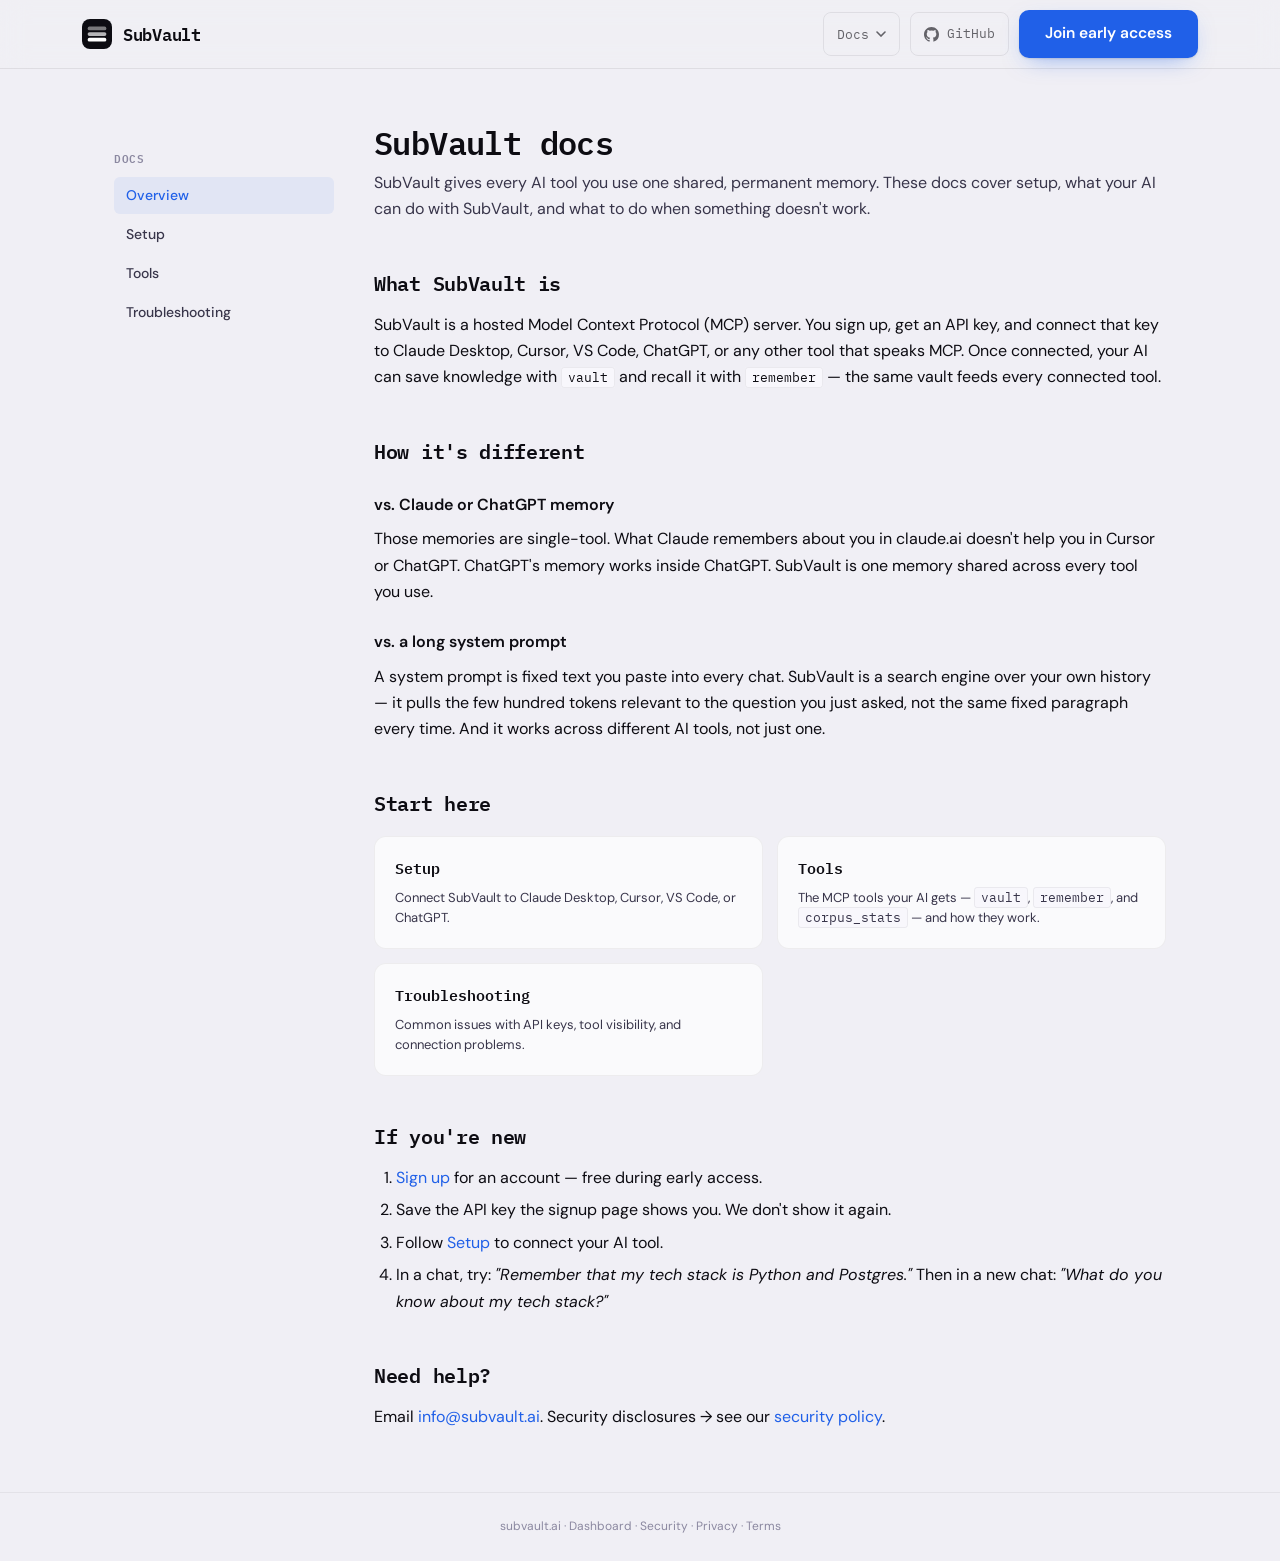
<file: docs/index.html>
<!DOCTYPE html>
<html lang="en">
<head>
<meta charset="UTF-8">
<meta name="viewport" content="width=device-width, initial-scale=1.0">
<title>SubVault — Docs</title>
<meta name="description" content="SubVault documentation. Setup, tool reference, troubleshooting.">
<link rel="icon" type="image/svg+xml" href="/favicon.svg">
<link href="https://fonts.googleapis.com/css2?family=DM+Sans:wght@400;500;600;700&family=IBM+Plex+Mono:wght@400;500;600&display=swap" rel="stylesheet">
<link rel="stylesheet" href="/docs/docs.css">
</head>
<body>

<div id="svnav" role="banner">
<div class="svn-in">
<a class="svn-brand" href="/"><span class="svn-mark" aria-hidden="true"><svg width="30" height="30" viewBox="0 0 32 32"><rect x="6" y="8" width="20" height="4" rx="2" fill="white" opacity="0.45"/><rect x="6" y="14" width="20" height="4" rx="2" fill="white" opacity="0.7"/><rect x="6" y="20" width="20" height="4" rx="2" fill="white"/></svg></span>SubVault</a>
<div class="svn-right"><div class="dd"><button class="dd-btn" type="button" aria-expanded="false" aria-haspopup="true">Docs<svg class="car" width="10" height="6" viewBox="0 0 10 6" fill="none" aria-hidden="true"><path d="M1 1l4 4 4-4" stroke="currentColor" stroke-width="1.6" stroke-linecap="round"/></svg></button><div class="dd-menu" role="menu" hidden><a role="menuitem" href="/docs">Overview</a><a role="menuitem" href="/docs/setup.html">Setup</a><a role="menuitem" href="/docs/tools.html">Tools</a><a role="menuitem" href="/docs/troubleshooting.html">Troubleshooting</a></div></div><a class="svn-gh" href="https://github.com/subvaultlabs/subvault" aria-label="SubVault on GitHub"><svg width="15" height="15" viewBox="0 0 16 16" fill="currentColor" aria-hidden="true"><path d="M8 0C3.58 0 0 3.58 0 8c0 3.54 2.29 6.53 5.47 7.59.4.07.55-.17.55-.38 0-.19-.01-.82-.01-1.49-2.01.37-2.53-.49-2.69-.94-.09-.23-.48-.94-.82-1.13-.28-.15-.68-.52-.01-.53.63-.01 1.08.58 1.23.82.72 1.21 1.87.87 2.33.66.07-.52.28-.87.51-1.07-1.78-.2-3.64-.89-3.64-3.95 0-.87.31-1.59.82-2.15-.08-.2-.36-1.02.08-2.12 0 0 .67-.21 2.2.82a7.42 7.42 0 0 1 4 0c1.53-1.04 2.2-.82 2.2-.82.44 1.1.16 1.92.08 2.12.51.56.82 1.27.82 2.15 0 3.07-1.87 3.75-3.65 3.95.29.25.54.73.54 1.48 0 1.07-.01 1.93-.01 2.2 0 .21.15.46.55.38A8.01 8.01 0 0 0 16 8c0-4.42-3.58-8-8-8z"/></svg><span class="svn-hide">GitHub</span></a><a class="svn-btn" href="/?signup=1">Join early access</a></div>
</div>
</div>
<style>
#svnav{position:sticky;top:0;z-index:50;background:rgba(240,239,245,.82);backdrop-filter:blur(14px);-webkit-backdrop-filter:blur(14px);border-bottom:1px solid rgba(13,12,18,.08);margin:0 0 24px}
#svnav .svn-in{max-width:1180px;margin:0 auto;padding:0 32px;height:68px;display:flex;align-items:center;gap:34px}
#svnav a{text-decoration:none}
#svnav .svn-brand{display:flex;align-items:center;gap:11px;font-family:'IBM Plex Mono',ui-monospace,monospace;font-weight:600;font-size:17px;letter-spacing:-.3px;color:#0D0C12}
#svnav .svn-mark{width:30px;height:30px;border-radius:8px;background:#0D0C12;display:grid;place-items:center;flex:none}
#svnav .svn-right{margin-left:auto;display:flex;align-items:center;gap:10px}
#svnav .svn-gh{display:inline-flex;align-items:center;gap:8px;font-family:'IBM Plex Mono',ui-monospace,monospace;font-size:13px;color:rgba(13,12,18,.62);border:1px solid rgba(13,12,18,.08);border-radius:8px;padding:9px 13px;min-height:44px}
#svnav .svn-gh:hover{color:#0D0C12;border-color:rgba(13,12,18,.14)}
#svnav .svn-btn{display:inline-flex;align-items:center;justify-content:center;min-height:48px;padding:0 26px;border-radius:10px;font-family:'DM Sans',sans-serif;font-weight:600;font-size:15.5px;background:#2060E8;color:#fff;box-shadow:0 1px 2px rgba(13,12,18,.10),0 8px 24px -10px rgba(32,96,232,.55);transition:background .15s ease}
#svnav .svn-btn:hover{background:#1A4FC4}
#svnav .dd{position:relative}
#svnav .dd-btn{display:inline-flex;align-items:center;gap:7px;font-family:'IBM Plex Mono',ui-monospace,monospace;font-size:13px;color:rgba(13,12,18,.62);border:1px solid rgba(13,12,18,.08);border-radius:8px;padding:9px 13px;min-height:44px;background:transparent;cursor:pointer}
#svnav .dd-btn:hover{color:#0D0C12;border-color:rgba(13,12,18,.14)}
#svnav .dd-btn .car{transition:transform .15s ease}
#svnav .dd-btn[aria-expanded="true"] .car{transform:rotate(180deg)}
#svnav .dd-menu{position:absolute;top:calc(100% + 8px);right:0;background:#fff;border:1px solid rgba(13,12,18,.10);border-radius:12px;box-shadow:0 16px 40px -14px rgba(13,12,18,.3);padding:6px;min-width:196px;z-index:60}
#svnav .dd-menu a{display:block;padding:9px 12px;border-radius:8px;font-family:'DM Sans',sans-serif;font-size:14.5px;font-weight:500;color:rgba(13,12,18,.62)}
#svnav .dd-menu a:hover{color:#0D0C12;background:rgba(13,12,18,.05)}
@media (max-width:560px){#svnav .svn-hide{display:none}#svnav .svn-gh{padding:9px 11px}#svnav .svn-in{gap:14px;padding:0 18px}#svnav .svn-btn{min-height:44px;padding:0 18px;font-size:14.5px}}
</style>
<script>
(function(){var b=document.querySelector('#svnav .dd-btn'),m=document.querySelector('#svnav .dd-menu');if(!b||!m)return;function c(){m.hidden=true;b.setAttribute('aria-expanded','false')}
b.addEventListener('click',function(e){e.stopPropagation();var o=m.hidden;m.hidden=!o;b.setAttribute('aria-expanded',o?'true':'false')});
document.addEventListener('click',function(e){if(!m.hidden&&!m.contains(e.target)&&e.target!==b)c()});
document.addEventListener('keydown',function(e){if(e.key==='Escape')c()});
})();
</script>

<div class="layout">
<aside>
  <h3>Docs</h3>
  <ul>
    <li><a href="/docs" class="current">Overview</a></li>
    <li><a href="/docs/setup">Setup</a></li>
    <li><a href="/docs/tools">Tools</a></li>
    <li><a href="/docs/troubleshooting">Troubleshooting</a></li>
  </ul>
</aside>

<main>
<h1>SubVault docs</h1>
<p class="lede">SubVault gives every AI tool you use one shared, permanent memory. These docs cover setup, what your AI can do with SubVault, and what to do when something doesn't work.</p>

<h2>What SubVault is</h2>
<p>SubVault is a hosted Model Context Protocol (MCP) server. You sign up, get an API key, and connect that key to Claude Desktop, Cursor, VS Code, ChatGPT, or any other tool that speaks MCP. Once connected, your AI can save knowledge with <code>vault</code> and recall it with <code>remember</code> &mdash; the same vault feeds every connected tool.</p>

<h2>How it's different</h2>

<h3>vs. Claude or ChatGPT memory</h3>
<p>Those memories are single-tool. What Claude remembers about you in claude.ai doesn't help you in Cursor or ChatGPT. ChatGPT's memory works inside ChatGPT. SubVault is one memory shared across every tool you use.</p>

<h3>vs. a long system prompt</h3>
<p>A system prompt is fixed text you paste into every chat. SubVault is a search engine over your own history &mdash; it pulls the few hundred tokens relevant to the question you just asked, not the same fixed paragraph every time. And it works across different AI tools, not just one.</p>

<h2>Start here</h2>
<div class="card-grid">
  <a class="card" href="/docs/setup">
    <h3>Setup</h3>
    <p>Connect SubVault to Claude Desktop, Cursor, VS Code, or ChatGPT.</p>
  </a>
  <a class="card" href="/docs/tools">
    <h3>Tools</h3>
    <p>The MCP tools your AI gets &mdash; <code>vault</code>, <code>remember</code>, and <code>corpus_stats</code> &mdash; and how they work.</p>
  </a>
  <a class="card" href="/docs/troubleshooting">
    <h3>Troubleshooting</h3>
    <p>Common issues with API keys, tool visibility, and connection problems.</p>
  </a>
</div>

<h2>If you're new</h2>
<ol class="body">
  <li><a href="/signup">Sign up</a> for an account &mdash; free during early access.</li>
  <li>Save the API key the signup page shows you. We don't show it again.</li>
  <li>Follow <a href="/docs/setup">Setup</a> to connect your AI tool.</li>
  <li>In a chat, try: <em>"Remember that my tech stack is Python and Postgres."</em> Then in a new chat: <em>"What do you know about my tech stack?"</em></li>
</ol>

<h2>Need help?</h2>
<p>Email <a href="mailto:info@subvault.ai">info@subvault.ai</a>. Security disclosures &rarr; see our <a href="/security">security policy</a>.</p>

</main>
</div>

<footer>
  <a href="/">subvault.ai</a> &middot;
  <a href="/dashboard">Dashboard</a> &middot;
  <a href="/security">Security</a> &middot;
  <a href="/privacy/">Privacy</a> &middot;
  <a href="/terms/">Terms</a>
</footer>


</body>
</html>
</file>
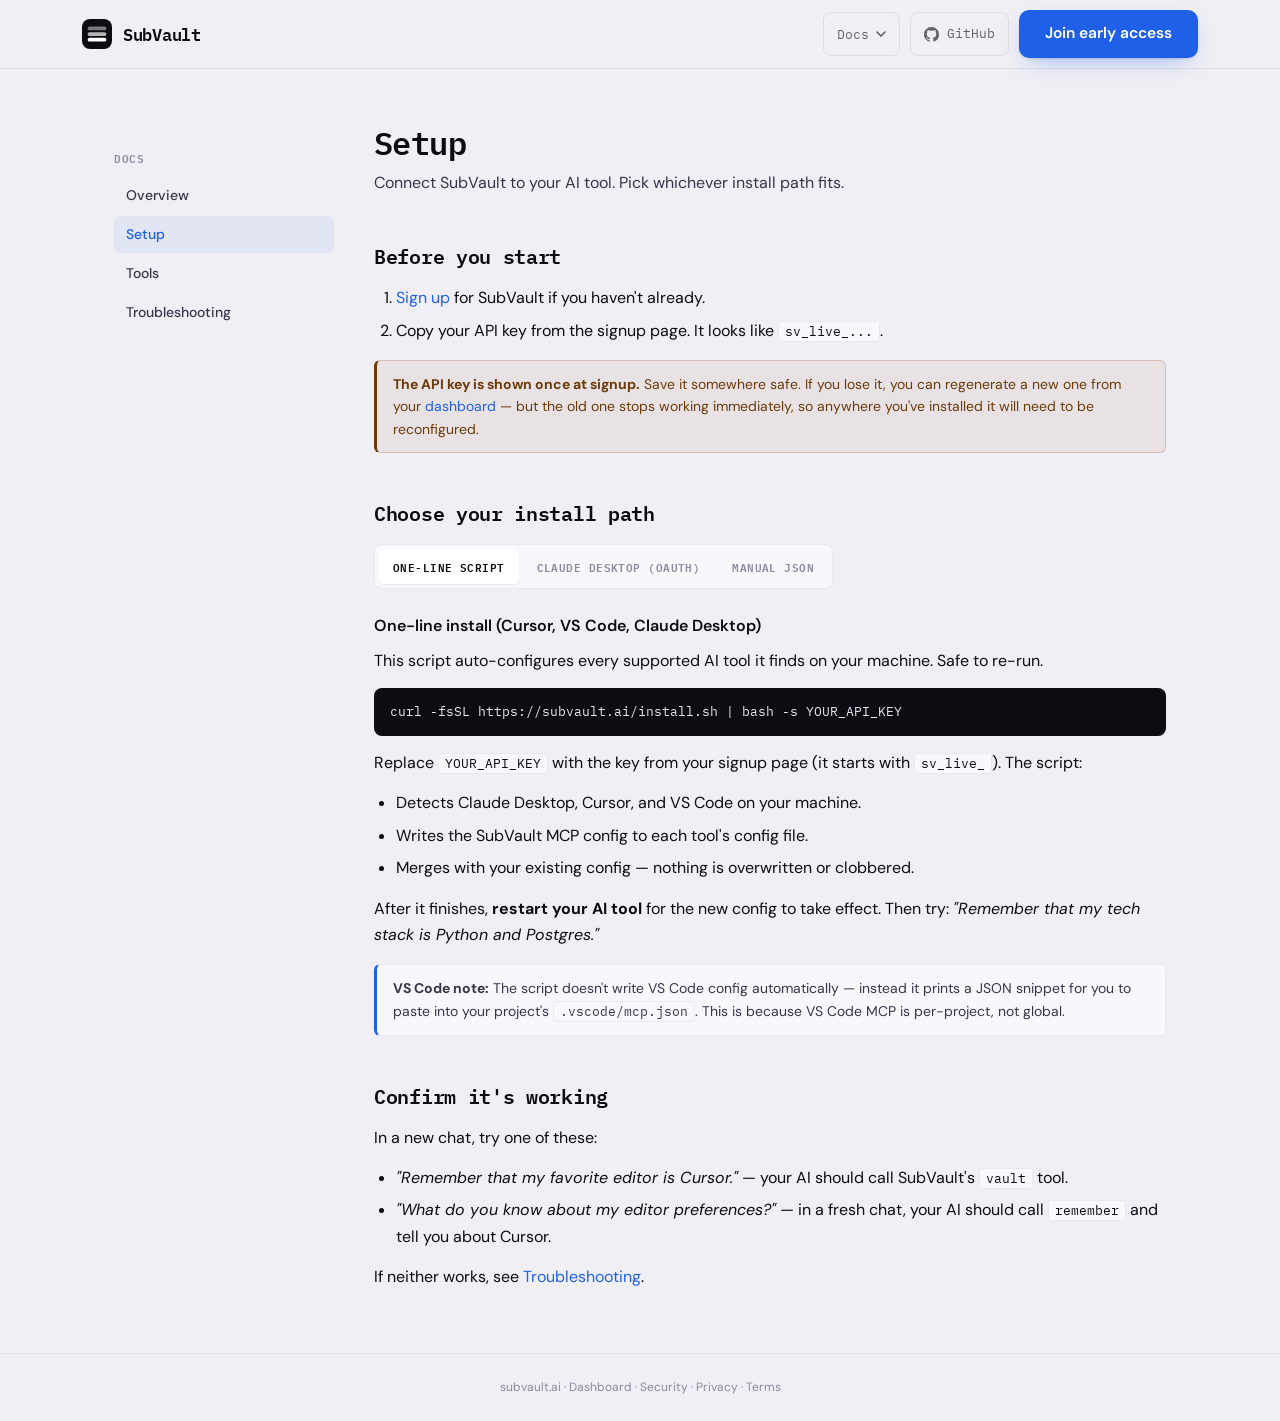
<file: docs/setup.html>
<!DOCTYPE html>
<html lang="en">
<head>
<meta charset="UTF-8">
<meta name="viewport" content="width=device-width, initial-scale=1.0">
<title>Setup — SubVault Docs</title>
<meta name="description" content="Connect SubVault to Claude Desktop, Cursor, or VS Code.">
<link rel="icon" type="image/svg+xml" href="/favicon.svg">
<link href="https://fonts.googleapis.com/css2?family=DM+Sans:wght@400;500;600;700&family=IBM+Plex+Mono:wght@400;500;600&display=swap" rel="stylesheet">
<link rel="stylesheet" href="/docs/docs.css">
</head>
<body>

<div id="svnav" role="banner">
<div class="svn-in">
<a class="svn-brand" href="/"><span class="svn-mark" aria-hidden="true"><svg width="30" height="30" viewBox="0 0 32 32"><rect x="6" y="8" width="20" height="4" rx="2" fill="white" opacity="0.45"/><rect x="6" y="14" width="20" height="4" rx="2" fill="white" opacity="0.7"/><rect x="6" y="20" width="20" height="4" rx="2" fill="white"/></svg></span>SubVault</a>
<div class="svn-right"><div class="dd"><button class="dd-btn" type="button" aria-expanded="false" aria-haspopup="true">Docs<svg class="car" width="10" height="6" viewBox="0 0 10 6" fill="none" aria-hidden="true"><path d="M1 1l4 4 4-4" stroke="currentColor" stroke-width="1.6" stroke-linecap="round"/></svg></button><div class="dd-menu" role="menu" hidden><a role="menuitem" href="/docs">Overview</a><a role="menuitem" href="/docs/setup.html">Setup</a><a role="menuitem" href="/docs/tools.html">Tools</a><a role="menuitem" href="/docs/troubleshooting.html">Troubleshooting</a></div></div><a class="svn-gh" href="https://github.com/subvaultlabs/subvault" aria-label="SubVault on GitHub"><svg width="15" height="15" viewBox="0 0 16 16" fill="currentColor" aria-hidden="true"><path d="M8 0C3.58 0 0 3.58 0 8c0 3.54 2.29 6.53 5.47 7.59.4.07.55-.17.55-.38 0-.19-.01-.82-.01-1.49-2.01.37-2.53-.49-2.69-.94-.09-.23-.48-.94-.82-1.13-.28-.15-.68-.52-.01-.53.63-.01 1.08.58 1.23.82.72 1.21 1.87.87 2.33.66.07-.52.28-.87.51-1.07-1.78-.2-3.64-.89-3.64-3.95 0-.87.31-1.59.82-2.15-.08-.2-.36-1.02.08-2.12 0 0 .67-.21 2.2.82a7.42 7.42 0 0 1 4 0c1.53-1.04 2.2-.82 2.2-.82.44 1.1.16 1.92.08 2.12.51.56.82 1.27.82 2.15 0 3.07-1.87 3.75-3.65 3.95.29.25.54.73.54 1.48 0 1.07-.01 1.93-.01 2.2 0 .21.15.46.55.38A8.01 8.01 0 0 0 16 8c0-4.42-3.58-8-8-8z"/></svg><span class="svn-hide">GitHub</span></a><a class="svn-btn" href="/?signup=1">Join early access</a></div>
</div>
</div>
<style>
#svnav{position:sticky;top:0;z-index:50;background:rgba(240,239,245,.82);backdrop-filter:blur(14px);-webkit-backdrop-filter:blur(14px);border-bottom:1px solid rgba(13,12,18,.08);margin:0 0 24px}
#svnav .svn-in{max-width:1180px;margin:0 auto;padding:0 32px;height:68px;display:flex;align-items:center;gap:34px}
#svnav a{text-decoration:none}
#svnav .svn-brand{display:flex;align-items:center;gap:11px;font-family:'IBM Plex Mono',ui-monospace,monospace;font-weight:600;font-size:17px;letter-spacing:-.3px;color:#0D0C12}
#svnav .svn-mark{width:30px;height:30px;border-radius:8px;background:#0D0C12;display:grid;place-items:center;flex:none}
#svnav .svn-right{margin-left:auto;display:flex;align-items:center;gap:10px}
#svnav .svn-gh{display:inline-flex;align-items:center;gap:8px;font-family:'IBM Plex Mono',ui-monospace,monospace;font-size:13px;color:rgba(13,12,18,.62);border:1px solid rgba(13,12,18,.08);border-radius:8px;padding:9px 13px;min-height:44px}
#svnav .svn-gh:hover{color:#0D0C12;border-color:rgba(13,12,18,.14)}
#svnav .svn-btn{display:inline-flex;align-items:center;justify-content:center;min-height:48px;padding:0 26px;border-radius:10px;font-family:'DM Sans',sans-serif;font-weight:600;font-size:15.5px;background:#2060E8;color:#fff;box-shadow:0 1px 2px rgba(13,12,18,.10),0 8px 24px -10px rgba(32,96,232,.55);transition:background .15s ease}
#svnav .svn-btn:hover{background:#1A4FC4}
#svnav .dd{position:relative}
#svnav .dd-btn{display:inline-flex;align-items:center;gap:7px;font-family:'IBM Plex Mono',ui-monospace,monospace;font-size:13px;color:rgba(13,12,18,.62);border:1px solid rgba(13,12,18,.08);border-radius:8px;padding:9px 13px;min-height:44px;background:transparent;cursor:pointer}
#svnav .dd-btn:hover{color:#0D0C12;border-color:rgba(13,12,18,.14)}
#svnav .dd-btn .car{transition:transform .15s ease}
#svnav .dd-btn[aria-expanded="true"] .car{transform:rotate(180deg)}
#svnav .dd-menu{position:absolute;top:calc(100% + 8px);right:0;background:#fff;border:1px solid rgba(13,12,18,.10);border-radius:12px;box-shadow:0 16px 40px -14px rgba(13,12,18,.3);padding:6px;min-width:196px;z-index:60}
#svnav .dd-menu a{display:block;padding:9px 12px;border-radius:8px;font-family:'DM Sans',sans-serif;font-size:14.5px;font-weight:500;color:rgba(13,12,18,.62)}
#svnav .dd-menu a:hover{color:#0D0C12;background:rgba(13,12,18,.05)}
@media (max-width:560px){#svnav .svn-hide{display:none}#svnav .svn-gh{padding:9px 11px}#svnav .svn-in{gap:14px;padding:0 18px}#svnav .svn-btn{min-height:44px;padding:0 18px;font-size:14.5px}}
</style>
<script>
(function(){var b=document.querySelector('#svnav .dd-btn'),m=document.querySelector('#svnav .dd-menu');if(!b||!m)return;function c(){m.hidden=true;b.setAttribute('aria-expanded','false')}
b.addEventListener('click',function(e){e.stopPropagation();var o=m.hidden;m.hidden=!o;b.setAttribute('aria-expanded',o?'true':'false')});
document.addEventListener('click',function(e){if(!m.hidden&&!m.contains(e.target)&&e.target!==b)c()});
document.addEventListener('keydown',function(e){if(e.key==='Escape')c()});
})();
</script>

<div class="layout">
<aside>
  <h3>Docs</h3>
  <ul>
    <li><a href="/docs">Overview</a></li>
    <li><a href="/docs/setup" class="current">Setup</a></li>
    <li><a href="/docs/tools">Tools</a></li>
    <li><a href="/docs/troubleshooting">Troubleshooting</a></li>
  </ul>
</aside>

<main>
<h1>Setup</h1>
<p class="lede">Connect SubVault to your AI tool. Pick whichever install path fits.</p>

<h2>Before you start</h2>
<ol class="body">
  <li><a href="/signup">Sign up</a> for SubVault if you haven't already.</li>
  <li>Copy your API key from the signup page. It looks like <code>sv_live_...</code>.</li>
</ol>

<div class="warn">
  <strong>The API key is shown once at signup.</strong> Save it somewhere safe. If you lose it, you can regenerate a new one from your <a href="/dashboard">dashboard</a> &mdash; but the old one stops working immediately, so anywhere you've installed it will need to be reconfigured.
</div>

<h2>Choose your install path</h2>

<div class="tabs" role="tablist">
  <button class="tab active" data-tab="script">One-line script</button>
  <button class="tab" data-tab="claude">Claude Desktop (OAuth)</button>
  <button class="tab" data-tab="manual">Manual JSON</button>
</div>

<div class="tab-panel active" id="tab-script">
<h3>One-line install (Cursor, VS Code, Claude Desktop)</h3>
<p>This script auto-configures every supported AI tool it finds on your machine. Safe to re-run.</p>

<pre><code>curl -fsSL https://subvault.ai/install.sh | bash -s YOUR_API_KEY</code></pre>

<p>Replace <code>YOUR_API_KEY</code> with the key from your signup page (it starts with <code>sv_live_</code>). The script:</p>
<ul class="body">
  <li>Detects Claude Desktop, Cursor, and VS Code on your machine.</li>
  <li>Writes the SubVault MCP config to each tool's config file.</li>
  <li>Merges with your existing config &mdash; nothing is overwritten or clobbered.</li>
</ul>

<p>After it finishes, <strong>restart your AI tool</strong> for the new config to take effect. Then try: <em>"Remember that my tech stack is Python and Postgres."</em></p>

<div class="note">
  <strong>VS Code note:</strong> The script doesn't write VS Code config automatically &mdash; instead it prints a JSON snippet for you to paste into your project's <code>.vscode/mcp.json</code>. This is because VS Code MCP is per-project, not global.
</div>
</div>

<div class="tab-panel" id="tab-claude">
<h3>Claude Desktop &mdash; OAuth via Connectors UI</h3>
<p>If you're on a recent Claude Desktop, the OAuth path is the cleanest install. No file editing, no API key copy-paste.</p>

<h4>One-click extension</h4>
<p>The fastest path: download <a href="https://subvault.ai/subvault.mcpb">subvault.mcpb</a> and double-click it. Claude Desktop installs SubVault as an extension and walks you through sign-in. Nothing else to configure.</p>

<h4>Or connect via the Connectors UI</h4>

<ol class="body">
  <li>Open Claude Desktop.</li>
  <li>Settings &rarr; Connectors &rarr; <strong>Add custom connector</strong>.</li>
  <li>Paste this URL:
    <pre><code>https://mcp.subvault.ai/mcp</code></pre>
  </li>
  <li>Claude Desktop opens a browser to subvault.ai. Sign in with the email and password you used at signup.</li>
  <li>Approve the connection. Claude Desktop is now connected.</li>
</ol>

<p>Try a quick test: <em>"What do you know about me?"</em> &mdash; if SubVault is empty, your AI will say so. If it has content, it'll surface relevant items.</p>
</div>

<div class="tab-panel" id="tab-manual">
<h3>Manual JSON config</h3>
<p>If you'd rather edit config files yourself, or you're using a tool the script doesn't cover.</p>

<h3>The config snippet</h3>
<p>Paste this into your tool's MCP config. Replace <code>YOUR_API_KEY</code> with your real key.</p>

<pre><code>{
  "mcpServers": {
    "subvault": {
      "type": "http",
      "url": "https://mcp.subvault.ai/mcp",
      "headers": {
        "Authorization": "Bearer YOUR_API_KEY"
      }
    }
  }
}</code></pre>

<h3>Config file locations</h3>

<table>
<thead><tr><th>Tool</th><th>File</th></tr></thead>
<tbody>
<tr><td>Cursor</td><td><code>~/.cursor/mcp.json</code></td></tr>
<tr><td>Claude Desktop (macOS)</td><td><code>~/Library/Application Support/Claude/claude_desktop_config.json</code></td></tr>
<tr><td>Claude Desktop (Linux)</td><td><code>~/.config/Claude/claude_desktop_config.json</code></td></tr>
<tr><td>VS Code (per project)</td><td><code>.vscode/mcp.json</code> &mdash; uses key <code>servers</code> instead of <code>mcpServers</code></td></tr>
</tbody>
</table>

<p>If the file already has other MCP servers, add SubVault as another entry under <code>mcpServers</code> rather than replacing the whole file.</p>

<p>For VS Code specifically the wrapper key is <code>servers</code>, not <code>mcpServers</code>:</p>

<pre><code>{
  "servers": {
    "subvault": {
      "type": "http",
      "url": "https://mcp.subvault.ai/mcp",
      "headers": {
        "Authorization": "Bearer YOUR_API_KEY"
      }
    }
  }
}</code></pre>

<p>After editing, fully quit and relaunch your AI tool.</p>
</div>

<h2>Confirm it's working</h2>
<p>In a new chat, try one of these:</p>
<ul class="body">
  <li><em>"Remember that my favorite editor is Cursor."</em> &mdash; your AI should call SubVault's <code>vault</code> tool.</li>
  <li><em>"What do you know about my editor preferences?"</em> &mdash; in a fresh chat, your AI should call <code>remember</code> and tell you about Cursor.</li>
</ul>

<p>If neither works, see <a href="/docs/troubleshooting">Troubleshooting</a>.</p>

</main>
</div>

<footer>
  <a href="/">subvault.ai</a> &middot;
  <a href="/dashboard">Dashboard</a> &middot;
  <a href="/security">Security</a> &middot;
  <a href="/privacy/">Privacy</a> &middot;
  <a href="/terms/">Terms</a>
</footer>

<script>
(function () {
  function show(name, btn) {
    document.querySelectorAll(".tab").forEach(function (t) { t.classList.remove("active"); });
    document.querySelectorAll(".tab-panel").forEach(function (p) { p.classList.remove("active"); });
    btn.classList.add("active");
    var panel = document.getElementById("tab-" + name);
    if (panel) panel.classList.add("active");
  }
  document.addEventListener("click", function (e) {
    var btn = e.target.closest(".tab[data-tab]");
    if (btn) show(btn.getAttribute("data-tab"), btn);
  });
})();
</script>
</body>
</html>
</file>
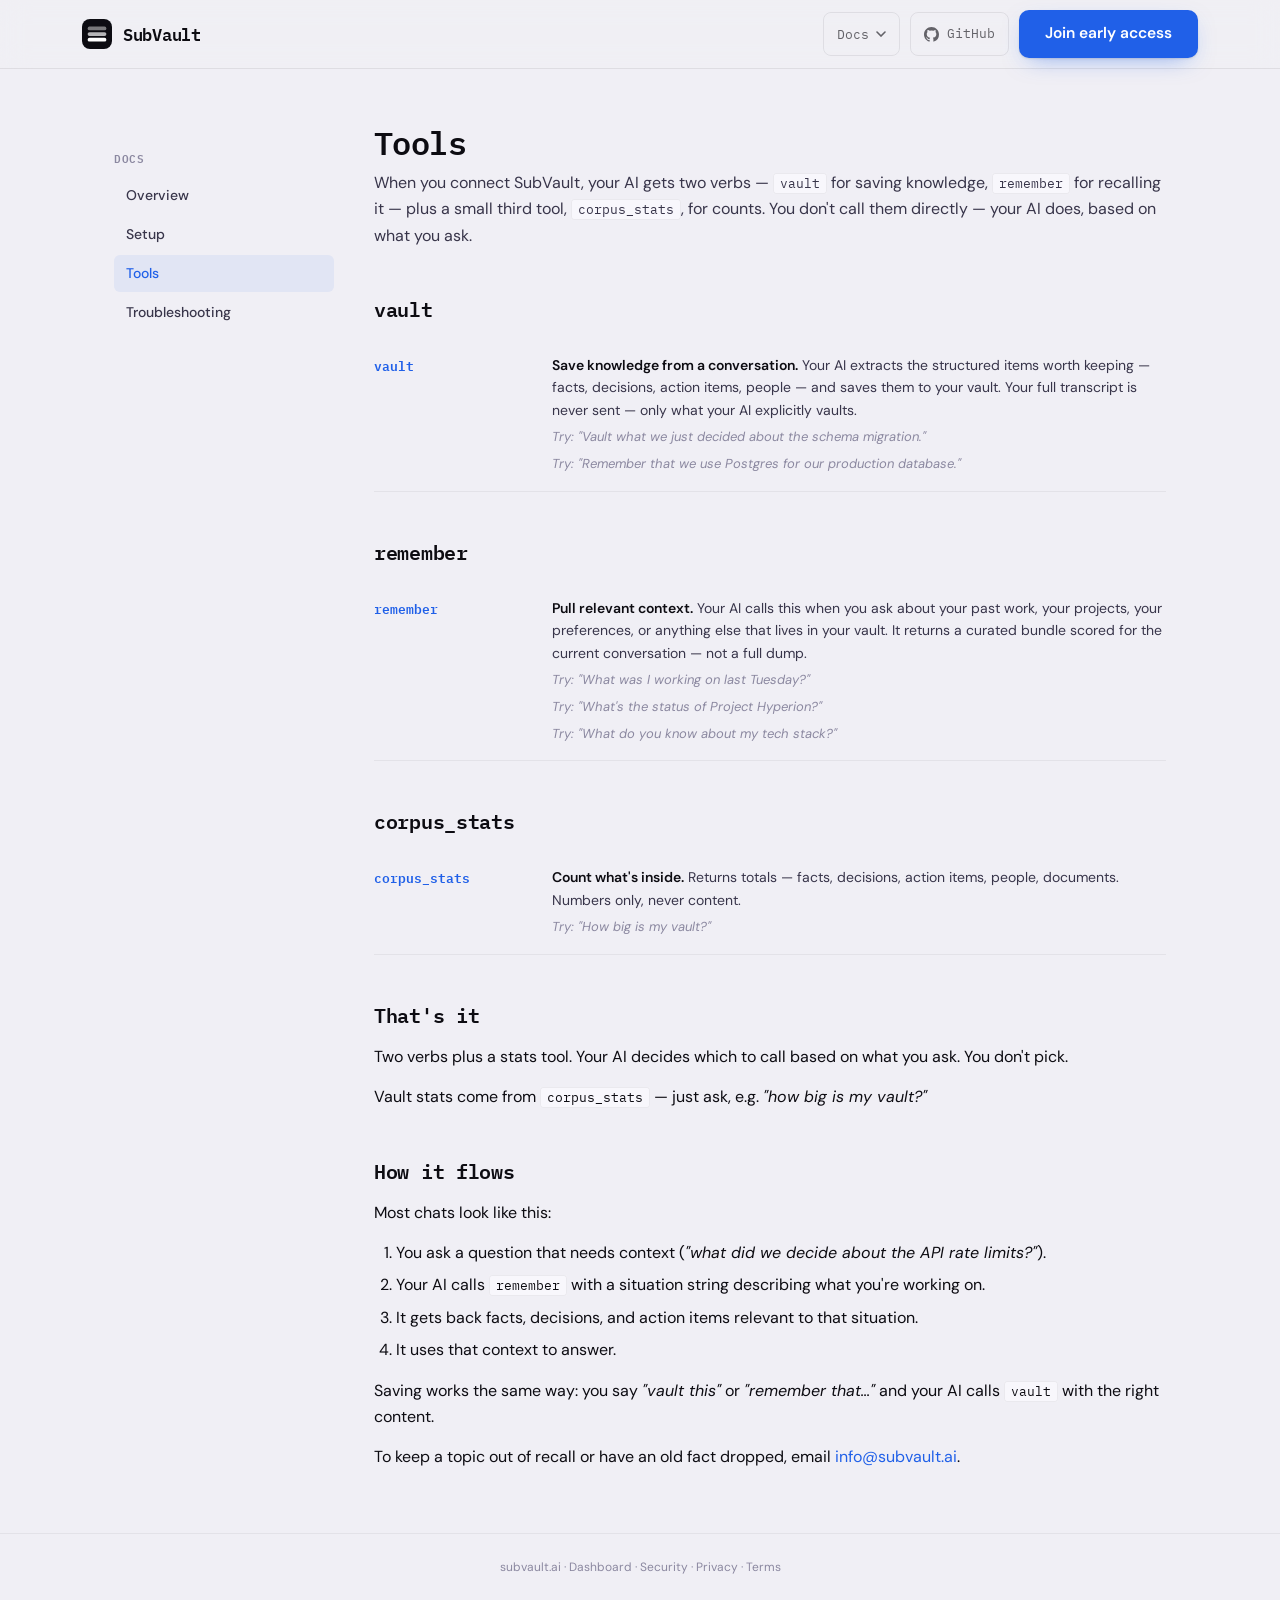
<file: docs/tools.html>
<!DOCTYPE html>
<html lang="en">
<head>
<meta charset="UTF-8">
<meta name="viewport" content="width=device-width, initial-scale=1.0">
<title>Tools — SubVault Docs</title>
<meta name="description" content="The two MCP tools your AI gets when you connect SubVault.">
<link rel="icon" type="image/svg+xml" href="/favicon.svg">
<link href="https://fonts.googleapis.com/css2?family=DM+Sans:wght@400;500;600;700&family=IBM+Plex+Mono:wght@400;500;600&display=swap" rel="stylesheet">
<link rel="stylesheet" href="/docs/docs.css">
</head>
<body>

<div id="svnav" role="banner">
<div class="svn-in">
<a class="svn-brand" href="/"><span class="svn-mark" aria-hidden="true"><svg width="30" height="30" viewBox="0 0 32 32"><rect x="6" y="8" width="20" height="4" rx="2" fill="white" opacity="0.45"/><rect x="6" y="14" width="20" height="4" rx="2" fill="white" opacity="0.7"/><rect x="6" y="20" width="20" height="4" rx="2" fill="white"/></svg></span>SubVault</a>
<div class="svn-right"><div class="dd"><button class="dd-btn" type="button" aria-expanded="false" aria-haspopup="true">Docs<svg class="car" width="10" height="6" viewBox="0 0 10 6" fill="none" aria-hidden="true"><path d="M1 1l4 4 4-4" stroke="currentColor" stroke-width="1.6" stroke-linecap="round"/></svg></button><div class="dd-menu" role="menu" hidden><a role="menuitem" href="/docs">Overview</a><a role="menuitem" href="/docs/setup.html">Setup</a><a role="menuitem" href="/docs/tools.html">Tools</a><a role="menuitem" href="/docs/troubleshooting.html">Troubleshooting</a></div></div><a class="svn-gh" href="https://github.com/subvaultlabs/subvault" aria-label="SubVault on GitHub"><svg width="15" height="15" viewBox="0 0 16 16" fill="currentColor" aria-hidden="true"><path d="M8 0C3.58 0 0 3.58 0 8c0 3.54 2.29 6.53 5.47 7.59.4.07.55-.17.55-.38 0-.19-.01-.82-.01-1.49-2.01.37-2.53-.49-2.69-.94-.09-.23-.48-.94-.82-1.13-.28-.15-.68-.52-.01-.53.63-.01 1.08.58 1.23.82.72 1.21 1.87.87 2.33.66.07-.52.28-.87.51-1.07-1.78-.2-3.64-.89-3.64-3.95 0-.87.31-1.59.82-2.15-.08-.2-.36-1.02.08-2.12 0 0 .67-.21 2.2.82a7.42 7.42 0 0 1 4 0c1.53-1.04 2.2-.82 2.2-.82.44 1.1.16 1.92.08 2.12.51.56.82 1.27.82 2.15 0 3.07-1.87 3.75-3.65 3.95.29.25.54.73.54 1.48 0 1.07-.01 1.93-.01 2.2 0 .21.15.46.55.38A8.01 8.01 0 0 0 16 8c0-4.42-3.58-8-8-8z"/></svg><span class="svn-hide">GitHub</span></a><a class="svn-btn" href="/?signup=1">Join early access</a></div>
</div>
</div>
<style>
#svnav{position:sticky;top:0;z-index:50;background:rgba(240,239,245,.82);backdrop-filter:blur(14px);-webkit-backdrop-filter:blur(14px);border-bottom:1px solid rgba(13,12,18,.08);margin:0 0 24px}
#svnav .svn-in{max-width:1180px;margin:0 auto;padding:0 32px;height:68px;display:flex;align-items:center;gap:34px}
#svnav a{text-decoration:none}
#svnav .svn-brand{display:flex;align-items:center;gap:11px;font-family:'IBM Plex Mono',ui-monospace,monospace;font-weight:600;font-size:17px;letter-spacing:-.3px;color:#0D0C12}
#svnav .svn-mark{width:30px;height:30px;border-radius:8px;background:#0D0C12;display:grid;place-items:center;flex:none}
#svnav .svn-right{margin-left:auto;display:flex;align-items:center;gap:10px}
#svnav .svn-gh{display:inline-flex;align-items:center;gap:8px;font-family:'IBM Plex Mono',ui-monospace,monospace;font-size:13px;color:rgba(13,12,18,.62);border:1px solid rgba(13,12,18,.08);border-radius:8px;padding:9px 13px;min-height:44px}
#svnav .svn-gh:hover{color:#0D0C12;border-color:rgba(13,12,18,.14)}
#svnav .svn-btn{display:inline-flex;align-items:center;justify-content:center;min-height:48px;padding:0 26px;border-radius:10px;font-family:'DM Sans',sans-serif;font-weight:600;font-size:15.5px;background:#2060E8;color:#fff;box-shadow:0 1px 2px rgba(13,12,18,.10),0 8px 24px -10px rgba(32,96,232,.55);transition:background .15s ease}
#svnav .svn-btn:hover{background:#1A4FC4}
#svnav .dd{position:relative}
#svnav .dd-btn{display:inline-flex;align-items:center;gap:7px;font-family:'IBM Plex Mono',ui-monospace,monospace;font-size:13px;color:rgba(13,12,18,.62);border:1px solid rgba(13,12,18,.08);border-radius:8px;padding:9px 13px;min-height:44px;background:transparent;cursor:pointer}
#svnav .dd-btn:hover{color:#0D0C12;border-color:rgba(13,12,18,.14)}
#svnav .dd-btn .car{transition:transform .15s ease}
#svnav .dd-btn[aria-expanded="true"] .car{transform:rotate(180deg)}
#svnav .dd-menu{position:absolute;top:calc(100% + 8px);right:0;background:#fff;border:1px solid rgba(13,12,18,.10);border-radius:12px;box-shadow:0 16px 40px -14px rgba(13,12,18,.3);padding:6px;min-width:196px;z-index:60}
#svnav .dd-menu a{display:block;padding:9px 12px;border-radius:8px;font-family:'DM Sans',sans-serif;font-size:14.5px;font-weight:500;color:rgba(13,12,18,.62)}
#svnav .dd-menu a:hover{color:#0D0C12;background:rgba(13,12,18,.05)}
@media (max-width:560px){#svnav .svn-hide{display:none}#svnav .svn-gh{padding:9px 11px}#svnav .svn-in{gap:14px;padding:0 18px}#svnav .svn-btn{min-height:44px;padding:0 18px;font-size:14.5px}}
</style>
<script>
(function(){var b=document.querySelector('#svnav .dd-btn'),m=document.querySelector('#svnav .dd-menu');if(!b||!m)return;function c(){m.hidden=true;b.setAttribute('aria-expanded','false')}
b.addEventListener('click',function(e){e.stopPropagation();var o=m.hidden;m.hidden=!o;b.setAttribute('aria-expanded',o?'true':'false')});
document.addEventListener('click',function(e){if(!m.hidden&&!m.contains(e.target)&&e.target!==b)c()});
document.addEventListener('keydown',function(e){if(e.key==='Escape')c()});
})();
</script>

<div class="layout">
<aside>
  <h3>Docs</h3>
  <ul>
    <li><a href="/docs">Overview</a></li>
    <li><a href="/docs/setup">Setup</a></li>
    <li><a href="/docs/tools" class="current">Tools</a></li>
    <li><a href="/docs/troubleshooting">Troubleshooting</a></li>
  </ul>
</aside>

<main>
<h1>Tools</h1>
<p class="lede">When you connect SubVault, your AI gets two verbs &mdash; <code>vault</code> for saving knowledge, <code>remember</code> for recalling it &mdash; plus a small third tool, <code>corpus_stats</code>, for counts. You don't call them directly &mdash; your AI does, based on what you ask.</p>

<h2>vault</h2>

<div class="tool-row">
  <div class="tool-name">vault</div>
  <div class="tool-desc">
    <strong>Save knowledge from a conversation.</strong> Your AI extracts the structured items worth keeping &mdash; facts, decisions, action items, people &mdash; and saves them to your vault. Your full transcript is never sent &mdash; only what your AI explicitly vaults.
    <em class="example">Try: "Vault what we just decided about the schema migration."</em>
    <em class="example">Try: "Remember that we use Postgres for our production database."</em>
  </div>
</div>

<h2>remember</h2>

<div class="tool-row">
  <div class="tool-name">remember</div>
  <div class="tool-desc">
    <strong>Pull relevant context.</strong> Your AI calls this when you ask about your past work, your projects, your preferences, or anything else that lives in your vault. It returns a curated bundle scored for the current conversation &mdash; not a full dump.
    <em class="example">Try: "What was I working on last Tuesday?"</em>
    <em class="example">Try: "What's the status of Project Hyperion?"</em>
    <em class="example">Try: "What do you know about my tech stack?"</em>
  </div>
</div>

<h2>corpus_stats</h2>

<div class="tool-row">
  <div class="tool-name">corpus_stats</div>
  <div class="tool-desc">
    <strong>Count what's inside.</strong> Returns totals &mdash; facts, decisions, action items, people, documents. Numbers only, never content.
    <em class="example">Try: "How big is my vault?"</em>
  </div>
</div>

<h2>That's it</h2>

<p>Two verbs plus a stats tool. Your AI decides which to call based on what you ask. You don't pick.</p>

<p>Vault stats come from <code>corpus_stats</code> &mdash; just ask, e.g. <em>"how big is my vault?"</em></p>

<h2>How it flows</h2>

<p>Most chats look like this:</p>

<ol class="body">
  <li>You ask a question that needs context (<em>"what did we decide about the API rate limits?"</em>).</li>
  <li>Your AI calls <code>remember</code> with a situation string describing what you're working on.</li>
  <li>It gets back facts, decisions, and action items relevant to that situation.</li>
  <li>It uses that context to answer.</li>
</ol>

<p>Saving works the same way: you say <em>"vault this"</em> or <em>"remember that..."</em> and your AI calls <code>vault</code> with the right content.</p>

<p>To keep a topic out of recall or have an old fact dropped, email <a href="mailto:info@subvault.ai">info@subvault.ai</a>.</p>

</main>
</div>

<footer>
  <a href="/">subvault.ai</a> &middot;
  <a href="/dashboard">Dashboard</a> &middot;
  <a href="/security">Security</a> &middot;
  <a href="/privacy/">Privacy</a> &middot;
  <a href="/terms/">Terms</a>
</footer>


</body>
</html>
</file>
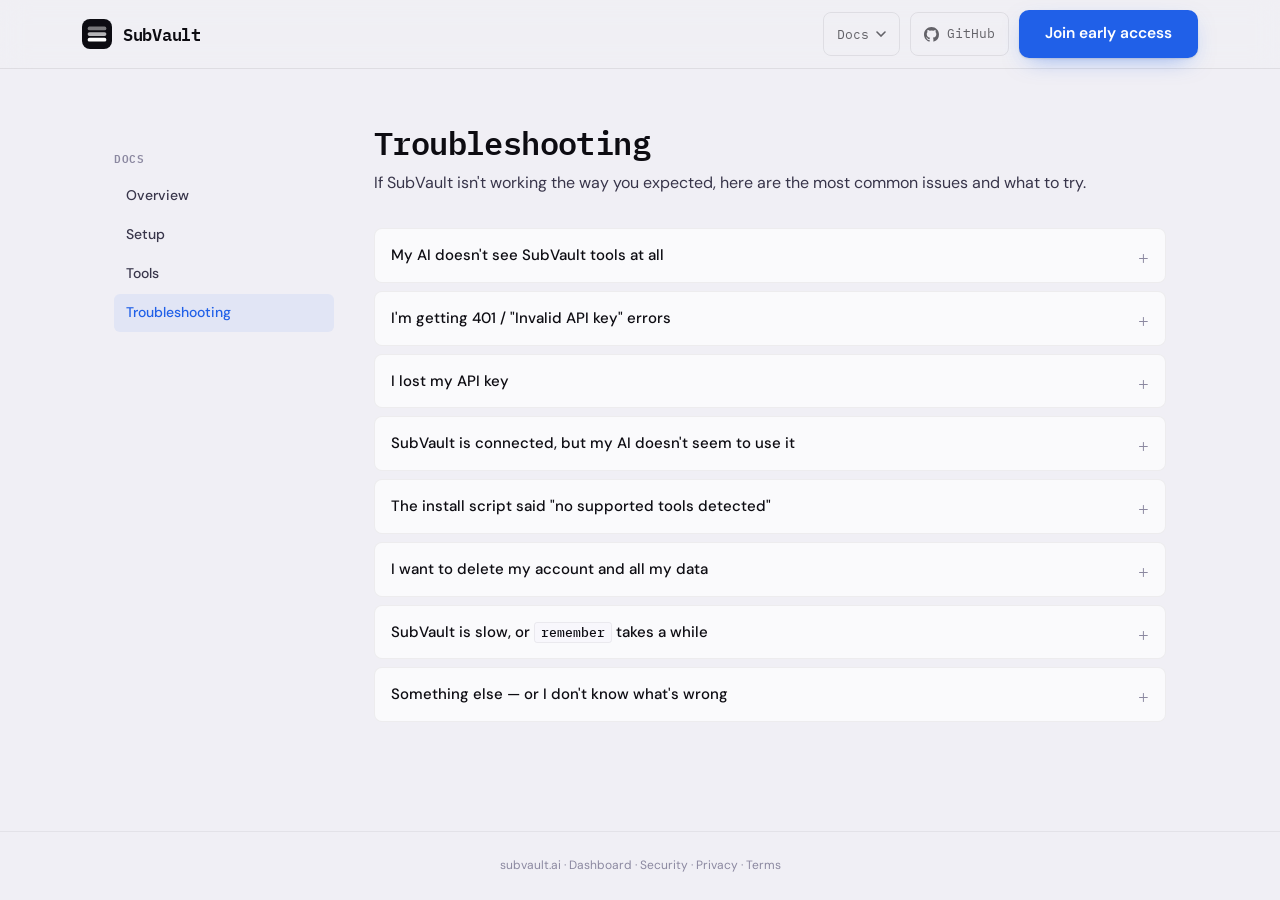
<file: docs/troubleshooting.html>
<!DOCTYPE html>
<html lang="en">
<head>
<meta charset="UTF-8">
<meta name="viewport" content="width=device-width, initial-scale=1.0">
<title>Troubleshooting — SubVault Docs</title>
<meta name="description" content="Common SubVault issues and how to fix them.">
<link rel="icon" type="image/svg+xml" href="/favicon.svg">
<link href="https://fonts.googleapis.com/css2?family=DM+Sans:wght@400;500;600;700&family=IBM+Plex+Mono:wght@400;500;600&display=swap" rel="stylesheet">
<link rel="stylesheet" href="/docs/docs.css">
</head>
<body>

<div id="svnav" role="banner">
<div class="svn-in">
<a class="svn-brand" href="/"><span class="svn-mark" aria-hidden="true"><svg width="30" height="30" viewBox="0 0 32 32"><rect x="6" y="8" width="20" height="4" rx="2" fill="white" opacity="0.45"/><rect x="6" y="14" width="20" height="4" rx="2" fill="white" opacity="0.7"/><rect x="6" y="20" width="20" height="4" rx="2" fill="white"/></svg></span>SubVault</a>
<div class="svn-right"><div class="dd"><button class="dd-btn" type="button" aria-expanded="false" aria-haspopup="true">Docs<svg class="car" width="10" height="6" viewBox="0 0 10 6" fill="none" aria-hidden="true"><path d="M1 1l4 4 4-4" stroke="currentColor" stroke-width="1.6" stroke-linecap="round"/></svg></button><div class="dd-menu" role="menu" hidden><a role="menuitem" href="/docs">Overview</a><a role="menuitem" href="/docs/setup.html">Setup</a><a role="menuitem" href="/docs/tools.html">Tools</a><a role="menuitem" href="/docs/troubleshooting.html">Troubleshooting</a></div></div><a class="svn-gh" href="https://github.com/subvaultlabs/subvault" aria-label="SubVault on GitHub"><svg width="15" height="15" viewBox="0 0 16 16" fill="currentColor" aria-hidden="true"><path d="M8 0C3.58 0 0 3.58 0 8c0 3.54 2.29 6.53 5.47 7.59.4.07.55-.17.55-.38 0-.19-.01-.82-.01-1.49-2.01.37-2.53-.49-2.69-.94-.09-.23-.48-.94-.82-1.13-.28-.15-.68-.52-.01-.53.63-.01 1.08.58 1.23.82.72 1.21 1.87.87 2.33.66.07-.52.28-.87.51-1.07-1.78-.2-3.64-.89-3.64-3.95 0-.87.31-1.59.82-2.15-.08-.2-.36-1.02.08-2.12 0 0 .67-.21 2.2.82a7.42 7.42 0 0 1 4 0c1.53-1.04 2.2-.82 2.2-.82.44 1.1.16 1.92.08 2.12.51.56.82 1.27.82 2.15 0 3.07-1.87 3.75-3.65 3.95.29.25.54.73.54 1.48 0 1.07-.01 1.93-.01 2.2 0 .21.15.46.55.38A8.01 8.01 0 0 0 16 8c0-4.42-3.58-8-8-8z"/></svg><span class="svn-hide">GitHub</span></a><a class="svn-btn" href="/?signup=1">Join early access</a></div>
</div>
</div>
<style>
#svnav{position:sticky;top:0;z-index:50;background:rgba(240,239,245,.82);backdrop-filter:blur(14px);-webkit-backdrop-filter:blur(14px);border-bottom:1px solid rgba(13,12,18,.08);margin:0 0 24px}
#svnav .svn-in{max-width:1180px;margin:0 auto;padding:0 32px;height:68px;display:flex;align-items:center;gap:34px}
#svnav a{text-decoration:none}
#svnav .svn-brand{display:flex;align-items:center;gap:11px;font-family:'IBM Plex Mono',ui-monospace,monospace;font-weight:600;font-size:17px;letter-spacing:-.3px;color:#0D0C12}
#svnav .svn-mark{width:30px;height:30px;border-radius:8px;background:#0D0C12;display:grid;place-items:center;flex:none}
#svnav .svn-right{margin-left:auto;display:flex;align-items:center;gap:10px}
#svnav .svn-gh{display:inline-flex;align-items:center;gap:8px;font-family:'IBM Plex Mono',ui-monospace,monospace;font-size:13px;color:rgba(13,12,18,.62);border:1px solid rgba(13,12,18,.08);border-radius:8px;padding:9px 13px;min-height:44px}
#svnav .svn-gh:hover{color:#0D0C12;border-color:rgba(13,12,18,.14)}
#svnav .svn-btn{display:inline-flex;align-items:center;justify-content:center;min-height:48px;padding:0 26px;border-radius:10px;font-family:'DM Sans',sans-serif;font-weight:600;font-size:15.5px;background:#2060E8;color:#fff;box-shadow:0 1px 2px rgba(13,12,18,.10),0 8px 24px -10px rgba(32,96,232,.55);transition:background .15s ease}
#svnav .svn-btn:hover{background:#1A4FC4}
#svnav .dd{position:relative}
#svnav .dd-btn{display:inline-flex;align-items:center;gap:7px;font-family:'IBM Plex Mono',ui-monospace,monospace;font-size:13px;color:rgba(13,12,18,.62);border:1px solid rgba(13,12,18,.08);border-radius:8px;padding:9px 13px;min-height:44px;background:transparent;cursor:pointer}
#svnav .dd-btn:hover{color:#0D0C12;border-color:rgba(13,12,18,.14)}
#svnav .dd-btn .car{transition:transform .15s ease}
#svnav .dd-btn[aria-expanded="true"] .car{transform:rotate(180deg)}
#svnav .dd-menu{position:absolute;top:calc(100% + 8px);right:0;background:#fff;border:1px solid rgba(13,12,18,.10);border-radius:12px;box-shadow:0 16px 40px -14px rgba(13,12,18,.3);padding:6px;min-width:196px;z-index:60}
#svnav .dd-menu a{display:block;padding:9px 12px;border-radius:8px;font-family:'DM Sans',sans-serif;font-size:14.5px;font-weight:500;color:rgba(13,12,18,.62)}
#svnav .dd-menu a:hover{color:#0D0C12;background:rgba(13,12,18,.05)}
@media (max-width:560px){#svnav .svn-hide{display:none}#svnav .svn-gh{padding:9px 11px}#svnav .svn-in{gap:14px;padding:0 18px}#svnav .svn-btn{min-height:44px;padding:0 18px;font-size:14.5px}}
</style>
<script>
(function(){var b=document.querySelector('#svnav .dd-btn'),m=document.querySelector('#svnav .dd-menu');if(!b||!m)return;function c(){m.hidden=true;b.setAttribute('aria-expanded','false')}
b.addEventListener('click',function(e){e.stopPropagation();var o=m.hidden;m.hidden=!o;b.setAttribute('aria-expanded',o?'true':'false')});
document.addEventListener('click',function(e){if(!m.hidden&&!m.contains(e.target)&&e.target!==b)c()});
document.addEventListener('keydown',function(e){if(e.key==='Escape')c()});
})();
</script>

<div class="layout">
<aside>
  <h3>Docs</h3>
  <ul>
    <li><a href="/docs">Overview</a></li>
    <li><a href="/docs/setup">Setup</a></li>
    <li><a href="/docs/tools">Tools</a></li>
    <li><a href="/docs/troubleshooting" class="current">Troubleshooting</a></li>
  </ul>
</aside>

<main>
<h1>Troubleshooting</h1>
<p class="lede">If SubVault isn't working the way you expected, here are the most common issues and what to try.</p>

<details>
<summary>My AI doesn't see SubVault tools at all</summary>
<div class="body">
<p>The most common cause: your AI tool wasn't restarted after the config was written.</p>
<ul class="body">
  <li><strong>Claude Desktop:</strong> Quit fully (Cmd-Q on Mac, not just close the window). Then relaunch.</li>
  <li><strong>Cursor:</strong> Restart Cursor. Reload-window from the command palette is sometimes not enough &mdash; full quit and relaunch.</li>
  <li><strong>VS Code:</strong> The MCP config is per-project, in <code>.vscode/mcp.json</code>. Make sure you're in the right project, then reload the window.</li>
</ul>
<p>If your tool was already running when the install script ran, it doesn't pick up the new config until restart.</p>
<p>Still not seeing tools? Check that the config file actually has SubVault in it. Locations:</p>
<ul class="body">
  <li>Cursor: <code>~/.cursor/mcp.json</code></li>
  <li>Claude Desktop (macOS): <code>~/Library/Application Support/Claude/claude_desktop_config.json</code></li>
  <li>Claude Desktop (Linux): <code>~/.config/Claude/claude_desktop_config.json</code></li>
  <li>VS Code: <code>.vscode/mcp.json</code> in your project</li>
</ul>
<p>You should see a <code>subvault</code> entry under <code>mcpServers</code> (or <code>servers</code> for VS Code).</p>
</div>
</details>

<details>
<summary>I'm getting 401 / "Invalid API key" errors</summary>
<div class="body">
<p>This means your API key was rejected. Three causes, in order of likelihood:</p>
<ol class="body">
  <li><strong>The key was regenerated.</strong> If you (or someone with access to your dashboard) clicked Regenerate, the old key was invalidated immediately. Anywhere you'd installed it needs the new key.</li>
  <li><strong>The key has whitespace or got truncated.</strong> Re-copy it from your <a href="/dashboard">dashboard</a> using the Copy button. Manual selection sometimes grabs an extra space or misses the last character.</li>
  <li><strong>The key isn't in the config the way the tool expects.</strong> The header line should be <code>"Authorization": "Bearer sv_live_..."</code> &mdash; the word <code>Bearer</code> with a space, then the key.</li>
</ol>
<p>To verify the key independently, paste this in a terminal (replace with your real key):</p>
<pre><code>curl -X POST https://mcp.subvault.ai/mcp \
  -H "Authorization: Bearer YOUR_KEY" \
  -H "Content-Type: application/json" \
  -H "Accept: application/json, text/event-stream" \
  -d '{"jsonrpc":"2.0","id":1,"method":"tools/list","params":{}}'</code></pre>
<p>If that returns a list of tools, the key works and the issue is in your tool's config. If it returns 401, the key itself is the problem &mdash; regenerate it from your <a href="/dashboard">dashboard</a>.</p>
</div>
</details>

<details>
<summary>I lost my API key</summary>
<div class="body">
<p>The signup page shows the key once, on purpose. If you didn't save it:</p>
<ol class="body">
  <li>Sign in at the <a href="/dashboard">dashboard</a> with your email and password.</li>
  <li>If you still have access via any tool that's already configured, the dashboard's Regenerate button mints a new key and invalidates the old one.</li>
  <li>If you have <strong>no</strong> way to access the API, email <a href="mailto:info@subvault.ai">info@subvault.ai</a> from the address you signed up with. We'll regenerate the key for you.</li>
</ol>
</div>
</details>

<details>
<summary>SubVault is connected, but my AI doesn't seem to use it</summary>
<div class="body">
<p>SubVault tools are present but your AI isn't calling them. A few causes:</p>
<ul class="body">
  <li><strong>Your vault might be empty.</strong> If you just signed up and haven't vaulted anything, <code>remember</code> has nothing to return. Try first: <em>"Remember that I work in Python."</em> Then in a new chat: <em>"What language do I work in?"</em></li>
  <li><strong>The phrasing didn't trigger your AI.</strong> Direct asks work best: <em>"vault this conversation"</em>, <em>"remember what we just discussed"</em>, <em>"what do I know about X?"</em></li>
  <li><strong>Tools toggled off.</strong> In Claude Desktop, click the tool icon in the chat input to verify SubVault tools are enabled. In Cursor, the MCP icon at the bottom shows connected servers.</li>
</ul>
</div>
</details>

<details>
<summary>The install script said "no supported tools detected"</summary>
<div class="body">
<p>The script looks for the config directories of Claude Desktop, Cursor, and VS Code. If none are found, it prints that message.</p>
<ul class="body">
  <li>Make sure the tool is actually installed and has been opened at least once. The config directory is created on first launch.</li>
  <li>If you're using a tool the script doesn't auto-detect (e.g. Zed, Continue, custom MCP clients), use the <a href="/docs/setup">Manual JSON</a> tab in setup docs.</li>
</ul>
</div>
</details>

<details>
<summary>I want to delete my account and all my data</summary>
<div class="body">
<p>Email <a href="mailto:info@subvault.ai">info@subvault.ai</a> from the address you signed up with, subject "Delete my account."</p>
<p>We'll delete your user record, your API keys, and your entire vault &mdash; usually within one business day. We'll confirm when it's done.</p>
<p>This deletes everything: facts, decisions, action items, your account row, all API keys. There's no undo.</p>
</div>
</details>

<details>
<summary>SubVault is slow, or <code>remember</code> takes a while</summary>
<div class="body">
<p>Typical recall is under 500ms. If it feels slow:</p>
<ul class="body">
  <li>The first call after a long idle period can take a few seconds &mdash; the server warms up. Subsequent calls are fast.</li>
  <li>Very large vaults (10K+ items) take slightly longer to assemble. This is normal.</li>
  <li>Network latency adds tens to a hundred milliseconds depending on where you're connecting from.</li>
</ul>
<p>If you see consistent multi-second responses on small vaults, that's a real bug &mdash; please email <a href="mailto:info@subvault.ai">info@subvault.ai</a> with your workspace ID (visible on your <a href="/dashboard">dashboard</a>).</p>
</div>
</details>

<details>
<summary>Something else &mdash; or I don't know what's wrong</summary>
<div class="body">
<p>Email <a href="mailto:info@subvault.ai">info@subvault.ai</a> with whatever info you have. The workspace ID from your <a href="/dashboard">dashboard</a> helps us find your account quickly. Screenshots of error messages are gold.</p>
<p>For security issues, see our <a href="/security">security policy</a>.</p>
</div>
</details>

</main>
</div>

<footer>
  <a href="/">subvault.ai</a> &middot;
  <a href="/dashboard">Dashboard</a> &middot;
  <a href="/security">Security</a> &middot;
  <a href="/privacy/">Privacy</a> &middot;
  <a href="/terms/">Terms</a>
</footer>


</body>
</html>
</file>
<file: docs/docs.css>
/* ============================================================================
   SubVault docs — Sub Surface v9 design system
   ----------------------------------------------------------------------------
   Shared stylesheet for the five static pages under /docs.
   ============================================================================ */

*, *::before, *::after { box-sizing: border-box; margin: 0; padding: 0; }
html { scroll-behavior: smooth; }

/* --- Design tokens -------------------------------------------------------- */
:root {
  /* Paper (light surfaces) */
  --paper:        #F0EFF5;
  --paper-bright: #F8F7FC;

  /* Glass (translucent layers) */
  --glass:        rgba(255, 255, 255, 0.68);
  --glass-border: rgba(0, 0, 0, 0.055);

  /* Ink (text + dark surfaces) — 1 darkest → 3 lightest */
  --ink:   #0D0C12;
  --ink-2: #38354A;
  --ink-3: #8B88A0;

  /* Brand: cobalt */
  --cobalt:     #2060E8;
  --cobalt-dim: rgba(32, 96, 232, 0.07);

  /* Amber for warning callouts. The text color is darker than the
     background tint to stay legible at body size. */
  --amber-bg:   rgba(146, 64, 14, 0.07);
  --amber-fg:   #6B3B0A;
  --amber-rule: rgba(146, 64, 14, 0.22);

  /* Typography */
  --mono: 'IBM Plex Mono', monospace;
  --sans: 'DM Sans', sans-serif;
}

body {
  font-family: var(--sans);
  color: var(--ink);
  background: var(--paper);
  line-height: 1.65;
  -webkit-font-smoothing: antialiased;
  min-height: 100vh;
  display: flex;
  flex-direction: column;
}
a       { color: var(--cobalt); text-decoration: none; }
a:hover { text-decoration: underline; }

/* --- Top nav -------------------------------------------------------------- */
nav.top {
  padding: 16px 40px;
  display: flex;
  align-items: center;
  justify-content: space-between;
  background: rgba(240, 239, 245, 0.85);
  backdrop-filter: blur(12px);
  -webkit-backdrop-filter: blur(12px);
  border-bottom: 1px solid var(--glass-border);
  position: sticky;
  top: 0;
  z-index: 10;
}
.logo {
  font-family: var(--mono);
  font-weight: 600;
  font-size: 15px;
  color: var(--ink);
  letter-spacing: -0.5px;
  text-decoration: none;
  display: flex;
  align-items: center;
  gap: 8px;
}
.logo img         { width: 20px; height: 20px; border-radius: 5px; }
.logo .crumb      { color: var(--ink-3); font-weight: 500; }
.nav-links        { display: flex; gap: 24px; align-items: center; }
.nav-links a      { font-size: 14px; color: var(--ink-2); font-weight: 500; }
.nav-links a:hover{ text-decoration: none; color: var(--ink); }

/* --- Page layout: sidebar + main ----------------------------------------- */
.layout {
  flex: 1;
  max-width: 1100px;
  margin: 0 auto;
  width: 100%;
  padding: 32px 24px 48px;
  display: grid;
  grid-template-columns: 220px 1fr;
  gap: 40px;
}

aside {
  position: sticky;
  top: 80px;
  align-self: start;
  height: fit-content;
}
aside h3 {
  font-family: var(--mono);
  font-size: 11px;
  font-weight: 600;
  color: var(--ink-3);
  text-transform: uppercase;
  letter-spacing: 0.06em;
  margin-bottom: 10px;
}
aside ul { list-style: none; display: flex; flex-direction: column; gap: 2px; margin-bottom: 24px; }
aside ul li a {
  display: block;
  padding: 7px 12px;
  font-size: 14px;
  color: var(--ink-2);
  border-radius: 6px;
  font-weight: 500;
}
aside ul li a:hover    { background: var(--glass); color: var(--ink); text-decoration: none; }
aside ul li a.current  { background: var(--cobalt-dim); color: var(--cobalt); }

main { min-width: 0; }

/* --- Typography ---------------------------------------------------------- */
h1 {
  font-family: var(--mono);
  font-size: 32px;
  font-weight: 600;
  line-height: 1.15;
  letter-spacing: -0.6px;
  margin-bottom: 8px;
}
.lede { color: var(--ink-2); font-size: 16px; margin-bottom: 32px; }
h2 {
  font-family: var(--mono);
  font-size: 20px;
  font-weight: 600;
  letter-spacing: -0.3px;
  margin: 36px 0 12px;
  padding-top: 8px;
}
h3 { font-family: var(--sans); font-size: 16px; font-weight: 600; margin: 24px 0 8px; }
p  { margin-bottom: 14px; }

ul.body, ol.body            { padding-left: 22px; margin-bottom: 14px; }
ul.body li, ol.body li      { margin-bottom: 6px; }

/* --- Card grid (used on /docs landing) ----------------------------------- */
.card-grid { display: grid; grid-template-columns: repeat(2, 1fr); gap: 14px; margin-top: 16px; }
.card {
  background: var(--glass);
  border: 1px solid var(--glass-border);
  border-radius: 12px;
  padding: 20px;
  display: block;
  color: var(--ink);
  text-decoration: none;
  transition: transform 0.12s, box-shadow 0.12s;
}
.card:hover    { transform: translateY(-1px); box-shadow: 0 4px 20px rgba(13, 12, 18, 0.06); text-decoration: none; }
.card h3       { font-family: var(--mono); font-size: 15px; font-weight: 600; margin: 0 0 6px; }
.card p        { font-size: 13px; color: var(--ink-2); margin: 0; line-height: 1.55; }

/* --- Code -------------------------------------------------------------- */
code {
  font-family: var(--mono);
  font-size: 13px;
  background: var(--paper-bright);
  padding: 1px 6px;
  border-radius: 3px;
  border: 1px solid var(--glass-border);
}
pre {
  font-family: var(--mono);
  font-size: 13px;
  background: var(--ink);
  color: #E8E6F0;
  padding: 14px 16px;
  border-radius: 8px;
  margin: 14px 0;
  overflow-x: auto;
  line-height: 1.55;
}
pre code { background: none; border: none; padding: 0; color: inherit; font-size: inherit; }

/* --- Tabs (used on /docs/setup) ----------------------------------------- */
.tabs {
  display: flex;
  gap: 4px;
  margin: 14px 0 0;
  background: var(--paper-bright);
  border-radius: 8px;
  padding: 4px;
  border: 1px solid var(--glass-border);
  width: fit-content;
  max-width: 100%;
  overflow-x: auto;
}
.tab {
  padding: 8px 14px;
  background: transparent;
  border: none;
  font-family: var(--mono);
  font-size: 11px;
  font-weight: 600;
  color: var(--ink-3);
  text-transform: uppercase;
  letter-spacing: 0.04em;
  cursor: pointer;
  border-radius: 5px;
  transition: all 0.15s;
  white-space: nowrap;
}
.tab:hover         { color: var(--ink-2); }
.tab.active        { background: #fff; color: var(--ink); box-shadow: 0 1px 2px rgba(0, 0, 0, 0.06); }
.tab-panel         { display: none; margin-top: 18px; }
.tab-panel.active  { display: block; }

/* --- Tables ------------------------------------------------------------- */
table { width: 100%; border-collapse: collapse; margin: 18px 0; font-size: 14px; }
table th, table td {
  text-align: left;
  padding: 10px 12px;
  border-bottom: 1px solid var(--glass-border);
  vertical-align: top;
}
table th {
  font-family: var(--mono);
  font-size: 11px;
  font-weight: 600;
  color: var(--ink-3);
  text-transform: uppercase;
  letter-spacing: 0.04em;
}
table tr:last-child td { border-bottom: none; }
table code { background: transparent; padding: 0; border: none; font-size: 13px; color: var(--cobalt); }

/* --- Callouts: note (cobalt) + warn (amber) ----------------------------- */
.note {
  background: var(--paper-bright);
  border: 1px solid var(--glass-border);
  border-left: 3px solid var(--cobalt);
  border-radius: 6px;
  padding: 12px 16px;
  margin: 16px 0;
  font-size: 14px;
  color: var(--ink-2);
  line-height: 1.6;
}
.warn {
  background: var(--amber-bg);
  border: 1px solid var(--amber-rule);
  border-left: 3px solid var(--amber-fg);
  border-radius: 6px;
  padding: 12px 16px;
  margin: 16px 0;
  font-size: 14px;
  color: var(--amber-fg);
  line-height: 1.6;
}

/* --- Tool reference rows (used on /docs/tools) -------------------------- */
.tool-row {
  display: grid;
  grid-template-columns: 160px 1fr;
  gap: 18px;
  padding: 16px 0;
  border-bottom: 1px solid var(--glass-border);
}
.tool-row:last-child       { border-bottom: none; }
.tool-name                 { font-family: var(--mono); font-size: 13px; font-weight: 600; color: var(--cobalt); padding-top: 2px; }
.tool-desc                 { font-size: 14px; color: var(--ink-2); line-height: 1.6; }
.tool-desc strong          { color: var(--ink); font-weight: 600; }
.tool-desc em.example      { display: block; margin-top: 6px; color: var(--ink-3); font-style: italic; font-size: 13px; }

/* --- Collapsible details (used on /docs/troubleshooting + /docs/faq) ---- */
details {
  background: var(--glass);
  border: 1px solid var(--glass-border);
  border-radius: 8px;
  padding: 0;
  margin-bottom: 8px;
  overflow: hidden;
}
details summary {
  padding: 14px 16px;
  cursor: pointer;
  font-weight: 500;
  font-size: 15px;
  list-style: none;
}
details summary::-webkit-details-marker { display: none; }
details summary::after {
  content: "+";
  float: right;
  color: var(--ink-3);
  font-family: var(--mono);
  font-size: 18px;
  font-weight: 300;
  transition: transform 0.15s;
}
details[open] summary::after { transform: rotate(45deg); }
details[open] summary        { border-bottom: 1px solid var(--glass-border); }
details .body                { padding: 14px 16px; }
details .body p:last-child   { margin-bottom: 0; }

/* --- Footer ------------------------------------------------------------- */
footer {
  padding: 24px 0;
  text-align: center;
  font-size: 12px;
  color: var(--ink-3);
  border-top: 1px solid var(--glass-border);
}
footer a       { color: var(--ink-3); }
footer a:hover { color: var(--ink); }

/* --- Mobile breakpoint -------------------------------------------------- */
@media (max-width: 760px) {
  nav.top                  { padding: 14px 20px; }
  .nav-links               { gap: 14px; }
  .layout                  { grid-template-columns: 1fr; padding: 20px 16px; gap: 24px; }
  aside                    { position: static; border-bottom: 1px solid var(--glass-border); padding-bottom: 18px; }
  aside ul                 { flex-direction: row; flex-wrap: wrap; gap: 6px; }
  .card-grid               { grid-template-columns: 1fr; }
  h1                       { font-size: 24px; }
  table                    { font-size: 13px; }
  table th, table td       { padding: 8px 6px; }
  .tool-row                { grid-template-columns: 1fr; gap: 6px; }
}
</file>
